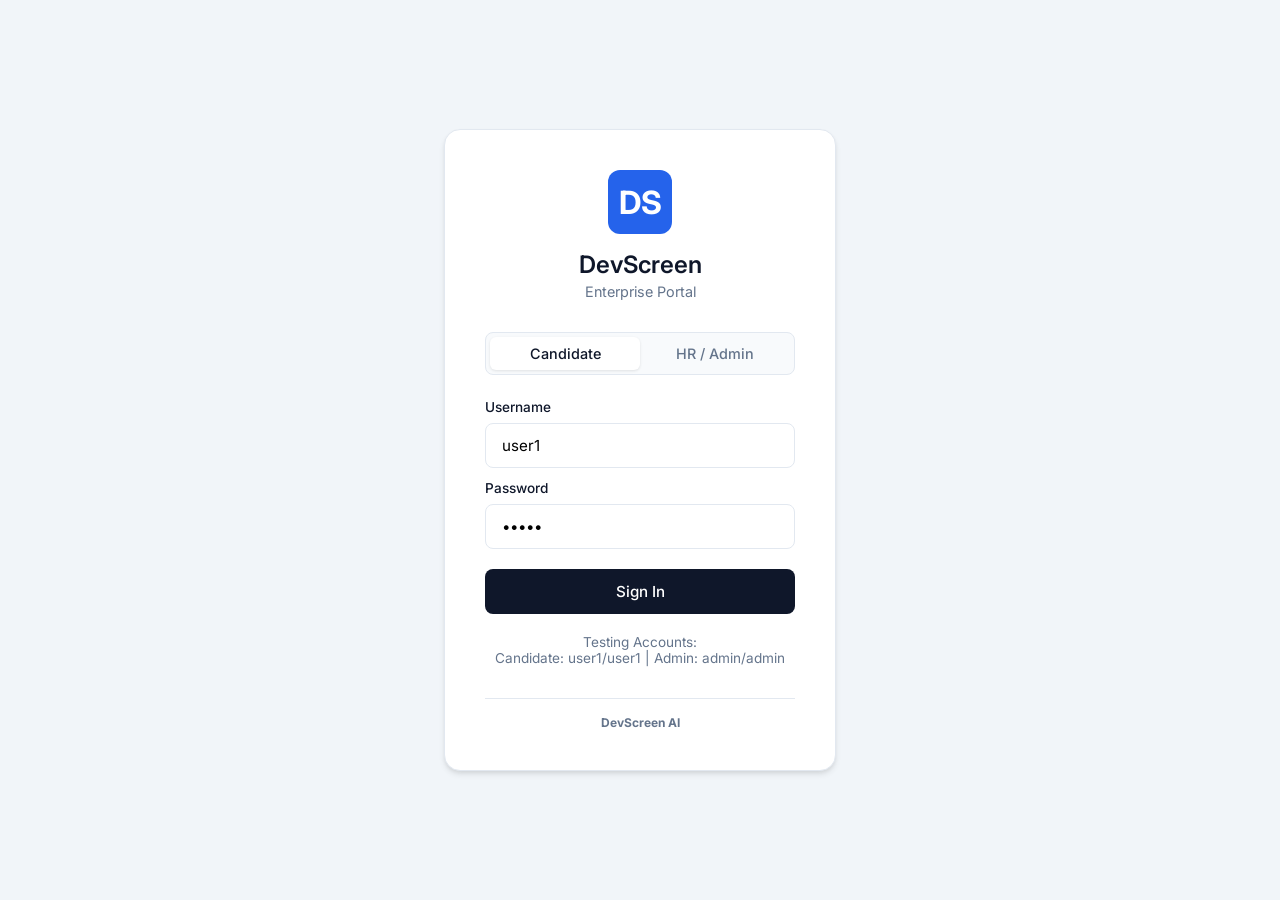
<file: index.html>
<!DOCTYPE html>
<html lang="en">
<head>
    <meta charset="UTF-8">
    <meta name="viewport" content="width=device-width, initial-scale=1.0">
    <title>Login | DevScreen Enterprise</title>
    <link href="https://fonts.googleapis.com/css2?family=Inter:wght@400;500;600;700&display=swap" rel="stylesheet">
    <link rel="stylesheet" href="login.css">
    <script src="auth.js"></script>
    <style>
        .error-msg { color: #ef4444; font-size: 0.85rem; display: none; margin-top: 8px; }
    </style>
</head>
<body>
    <div class="login-container">
        <div class="login-card fade-in-up">
            <div class="company-branding">
                <div class="company-logo">DS</div>
                <h2>DevScreen</h2>
                <p class="subtitle">Enterprise Portal</p>
            </div>

            <div class="login-tabs">
                <button class="tab-btn active" id="tab-candidate" onclick="switchRole('candidate')">Candidate</button>
                <button class="tab-btn" id="tab-hr" onclick="switchRole('hr')">HR / Admin</button>
            </div>

            <div id="login-form" class="login-form active">
                <div class="form-group">
                    <label for="username">Username</label>
                    <input type="text" id="username" placeholder="Enter username (user1 or admin)" class="form-input" value="user1">
                    <label for="password" style="margin-top: 12px;">Password</label>
                    <input type="password" id="password" placeholder="Enter password" class="form-input" value="user1">
                    <div class="error-msg" id="error-msg">Invalid credentials. Use user1/user1 or admin/admin.</div>
                </div>

                <button class="btn btn-primary full-width" onclick="handleLogin()">Sign In</button>
                <p class="help-text" id="help-text">Testing Accounts:<br>Candidate: user1/user1 | Admin: admin/admin</p>
            </div>

            <div class="powered-by"><strong>DevScreen AI</strong></div>
        </div>
    </div>

    <script>
        let currentRole = 'candidate';
        
        function switchRole(role) {
            currentRole = role;
            document.getElementById('tab-candidate').classList.toggle('active', role === 'candidate');
            document.getElementById('tab-hr').classList.toggle('active', role === 'hr');
            
            if(role === 'candidate') {
                document.getElementById('username').value = 'user1';
                document.getElementById('password').value = 'user1';
            } else {
                document.getElementById('username').value = 'admin';
                document.getElementById('password').value = 'admin';
            }
        }

        function handleLogin() {
            const u = document.getElementById('username').value.trim();
            const p = document.getElementById('password').value.trim();
            const success = login(u, p);
            
            if(!success) {
                document.getElementById('error-msg').style.display = 'block';
            }
        }
        
        // Clear old sessions on login page load
        localStorage.removeItem('currentUser');
    </script>
</body>
</html>
</file>
<file: login.css>
:root {
    --bg-color: #f1f5f9;
    --card-bg: #ffffff;
    --text-primary: #0f172a;
    --text-secondary: #64748b;
    --accent-color: #0f172a;
    --primary-blue: #2563eb;
    --border-color: #e2e8f0;
    --shadow-md: 0 4px 6px -1px rgba(0, 0, 0, 0.1), 0 2px 4px -1px rgba(0, 0, 0, 0.06);
}

* {
    margin: 0;
    padding: 0;
    box-sizing: border-box;
}

body {
    font-family: 'Inter', sans-serif;
    background-color: var(--bg-color);
    color: var(--text-primary);
    display: flex;
    justify-content: center;
    align-items: center;
    min-height: 100vh;
}

.login-container {
    width: 100%;
    max-width: 440px;
    padding: 24px;
}

.login-card {
    background-color: var(--card-bg);
    border-radius: 16px;
    box-shadow: var(--shadow-md);
    padding: 40px;
    border: 1px solid var(--border-color);
}

.company-branding {
    text-align: center;
    margin-bottom: 32px;
}

.company-logo {
    width: 64px;
    height: 64px;
    background-color: var(--primary-blue);
    color: white;
    font-size: 32px;
    font-weight: 700;
    display: flex;
    justify-content: center;
    align-items: center;
    border-radius: 12px;
    margin: 0 auto 16px;
}

.company-branding h2 {
    font-size: 1.5rem;
    font-weight: 600;
    margin-bottom: 4px;
}

.company-branding .subtitle {
    color: var(--text-secondary);
    font-size: 0.9rem;
}

.login-tabs {
    display: flex;
    background-color: #f8fafc;
    border-radius: 8px;
    padding: 4px;
    margin-bottom: 24px;
    border: 1px solid var(--border-color);
}

.tab-btn {
    flex: 1;
    padding: 8px 0;
    border: none;
    background: transparent;
    font-family: inherit;
    font-weight: 500;
    font-size: 0.9rem;
    color: var(--text-secondary);
    cursor: pointer;
    border-radius: 6px;
    transition: all 0.2s;
}

.tab-btn:hover {
    background-color: #f1f5f9;
}

/* Mobile Responsive */
@media (max-width: 768px) {
    .login-container { padding: 16px; margin-top: 20px; }
    .login-card { padding: 30px 20px; }
    .company-branding h2 { font-size: 1.3rem; }
}

.tab-btn.active {
    background-color: white;
    color: var(--text-primary);
    box-shadow: 0 1px 3px rgba(0,0,0,0.1);
}

.login-form {
    display: none;
    animation: fadeIn 0.3s ease;
}

.login-form.active {
    display: block;
}

.form-desc {
    font-size: 0.9rem;
    color: var(--text-secondary);
    margin-bottom: 20px;
    line-height: 1.5;
}

.form-group {
    margin-bottom: 20px;
}

.form-group label {
    display: block;
    font-size: 0.85rem;
    font-weight: 500;
    margin-bottom: 8px;
    color: var(--text-primary);
}

.form-input {
    width: 100%;
    padding: 12px 16px;
    border: 1px solid var(--border-color);
    border-radius: 8px;
    font-family: inherit;
    font-size: 0.95rem;
    transition: border-color 0.2s;
}

.form-input:focus {
    outline: none;
    border-color: var(--primary-blue);
    box-shadow: 0 0 0 3px rgba(37, 99, 235, 0.1);
}

.btn {
    display: inline-flex;
    justify-content: center;
    align-items: center;
    padding: 12px;
    border-radius: 8px;
    font-weight: 500;
    font-family: inherit;
    font-size: 0.95rem;
    cursor: pointer;
    border: 1px solid transparent;
    transition: all 0.2s;
}

.full-width {
    width: 100%;
}

.btn-primary {
    background-color: var(--accent-color);
    color: white;
}

.btn-primary:hover {
    background-color: #334155;
}

.btn-sso {
    background-color: white;
    color: var(--text-primary);
    border-color: var(--border-color);
    gap: 12px;
}

.btn-sso:hover {
    background-color: #f8fafc;
}

.sso-icon {
    width: 20px;
    height: 20px;
}

.mt-3 {
    margin-top: 12px;
}

.help-text {
    text-align: center;
    font-size: 0.85rem;
    margin-top: 20px;
    color: var(--text-secondary);
}

.help-text a {
    color: var(--primary-blue);
    text-decoration: none;
}

.help-text a:hover {
    text-decoration: underline;
}

.powered-by {
    text-align: center;
    margin-top: 32px;
    font-size: 0.75rem;
    color: var(--text-secondary);
    border-top: 1px solid var(--border-color);
    padding-top: 16px;
}

@keyframes fadeIn {
    from { opacity: 0; transform: translateY(5px); }
    to { opacity: 1; transform: translateY(0); }
}

.fade-in-up {
    animation: fadeIn 0.6s ease-out;
}
</file>
